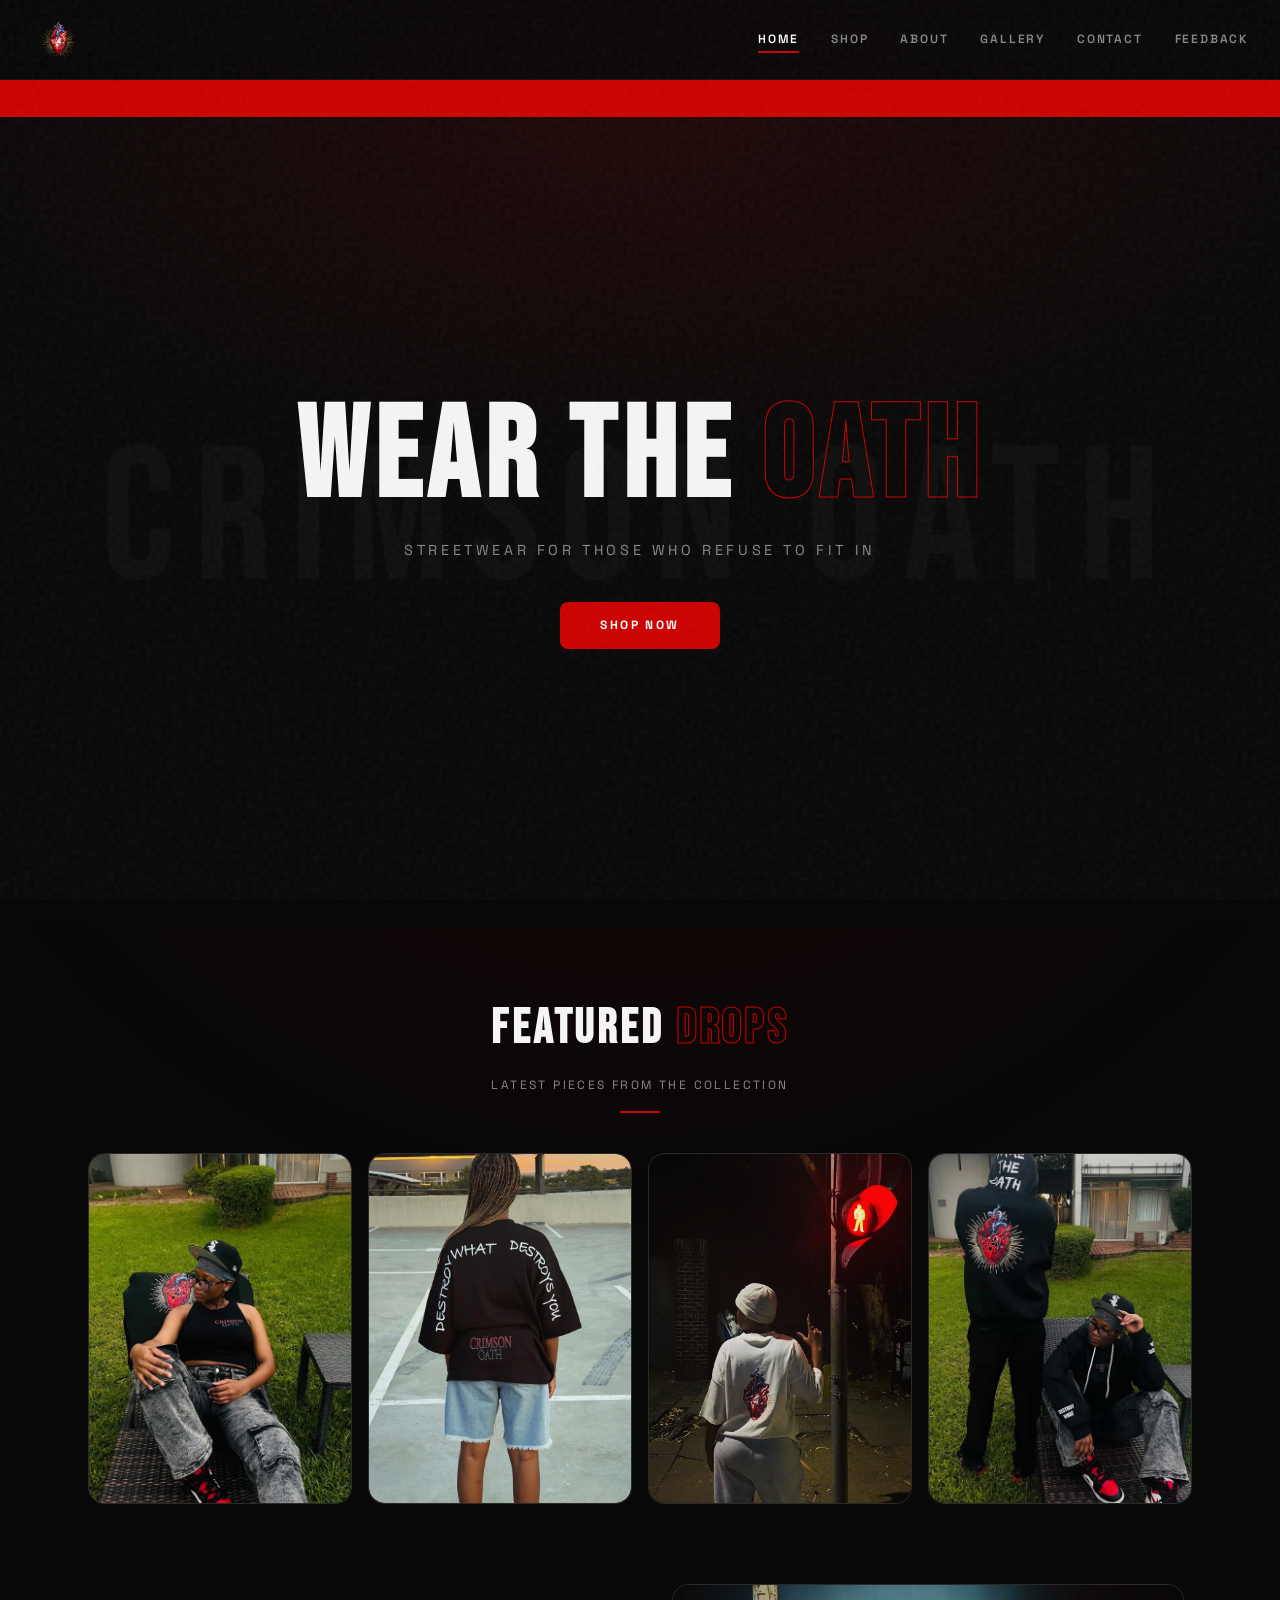
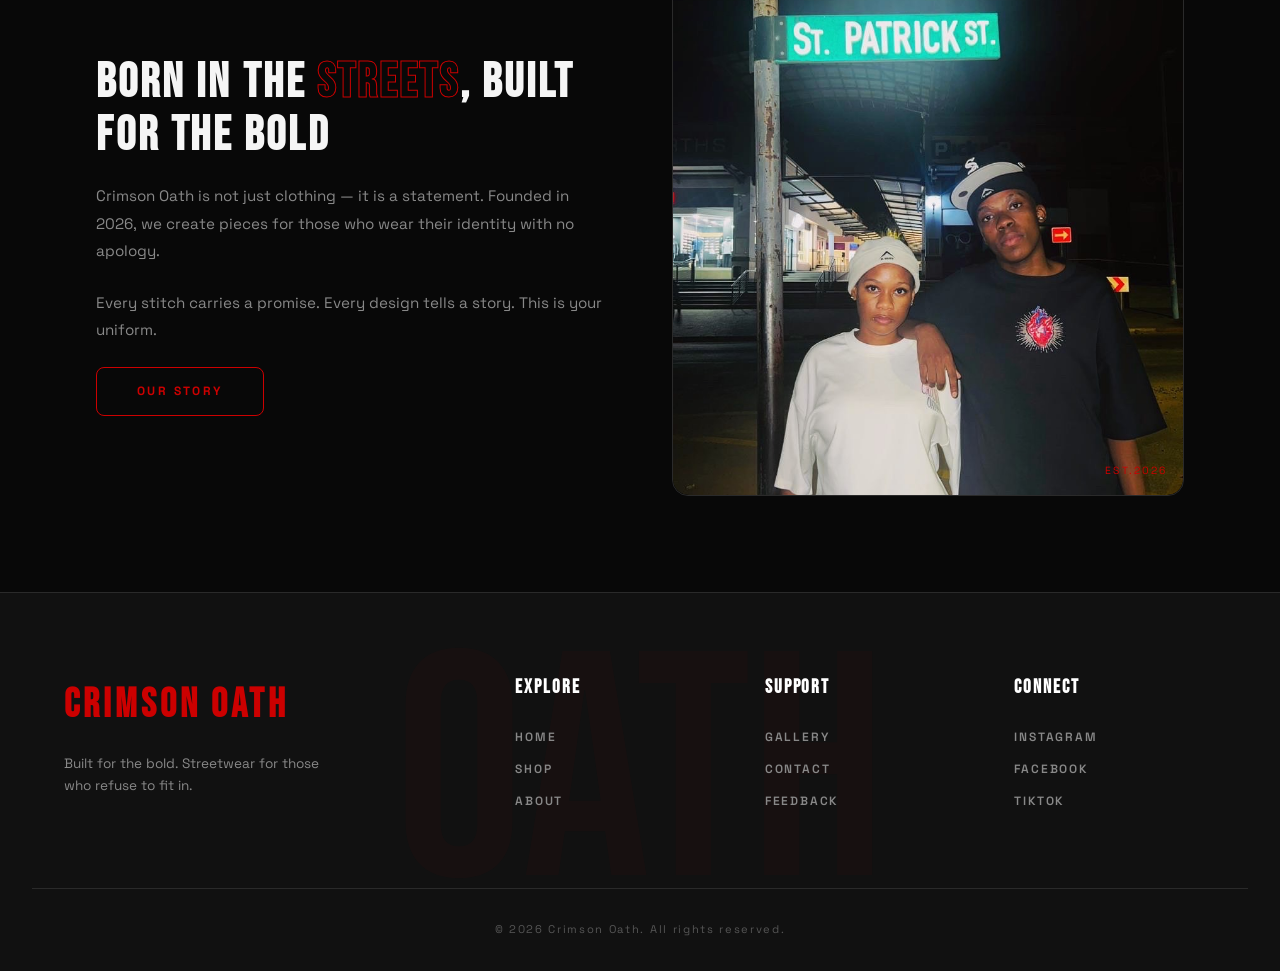
<file: index.html>
<!DOCTYPE html>
<html lang="en">
<head>
  <meta charset="UTF-8">
  <meta name="viewport" content="width=device-width, initial-scale=1.0">
  <meta name="description" content="Crimson Oath — Bold African streetwear from Botswana. Shop the Oath, Sacred Heart Tee and more.">
  <title>Crimson Oath — Wear the Oath</title>
  <link rel="icon" type="image/png" href="images/Logo-no-background.png">
  <link rel="stylesheet" href="style.css">
</head>
<body>

  <!-- HEADER -->
  <header>
    <div class="logo">
      <a href="index.html">
        <img src="images/Logo-no-background.png" alt="Crimson Oath Logo">
      </a>
    </div>
    <nav>
      <a href="index.html" class="active">Home</a>
      <a href="shop.html">Shop</a>
      <a href="about.html">About</a>
      <a href="gallery.html">Gallery</a>
      <a href="contact.html">Contact</a>
      <a href="feedback.html">Feedback</a>
    </nav>
    <button class="hamburger" id="hamburger" aria-label="Toggle menu">
      <span></span><span></span><span></span>
    </button>
  </header>

  <!-- MOBILE NAV -->
  <nav class="mobile-nav" id="mobileNav">
    <a href="index.html" class="active" onclick="closeNav()">Home</a>
    <a href="shop.html" onclick="closeNav()">Shop</a>
    <a href="about.html" onclick="closeNav()">About</a>
    <a href="gallery.html" onclick="closeNav()">Gallery</a>
    <a href="contact.html" onclick="closeNav()">Contact</a>
    <a href="feedback.html" onclick="closeNav()">Feedback</a>
  </nav>

  <!-- BANNER (MARQUEE) -->
  <div class="banner">
    <div class="marquee-content">
      <span>Free delivery on orders over P800 &nbsp;·&nbsp; Est. 2026 &nbsp;·&nbsp; Wear the Oath</span>
      <span>Free delivery on orders over P800 &nbsp;·&nbsp; Est. 2026 &nbsp;·&nbsp; Wear the Oath</span>
      <span>Free delivery on orders over P800 &nbsp;·&nbsp; Est. 2026 &nbsp;·&nbsp; Wear the Oath</span>
      <span>Free delivery on orders over P800 &nbsp;·&nbsp; Est. 2026 &nbsp;·&nbsp; Wear the Oath</span>
    </div>
  </div>

  <!-- HERO -->
  <section class="hero">
    <h1>Wear the <span class="outline-text">Oath</span></h1>
    <p>Streetwear for those who refuse to fit in</p>
    <a href="shop.html" class="btn">Shop Now</a>
  </section>

  <!-- FEATURED DROPS -->
  <div class="section-title reveal">
    <h2>Featured <span class="outline-text">Drops</span></h2>
    <p>Latest pieces from the collection</p>
    <div class="divider"></div>
  </div>

  <div class="products-grid reveal">

    <!-- Product 1 -->
    <div class="product-card">
      <a href="shop.html">
        <div class="product-image">
          <img src="images/crop-top-1.jpg" alt="Sacred Heart Vest">
          <div class="product-hover">
            <span>Sacred Heart Vest</span>
            <strong>P120</strong>
          </div>
        </div>
      </a>
    </div>

    <!-- Product 2 -->
    <div class="product-card">
      <a href="shop.html">
        <div class="product-image">
          <img src="images/Oath-Tee.jpeg" alt="Oath Tee">
          <div class="product-hover">
            <span>Oath Tee</span>
            <strong>P200</strong>
          </div>
        </div>
      </a>
    </div>

    <!-- Product 3 -->
    <div class="product-card">
      <a href="shop.html">
        <div class="product-image">
          <img src="images/Sacred-Heart-Tee.jpeg" alt="Sacred Heart Tee">
          <div class="product-hover">
            <span>Sacred Heart Tee</span>
            <strong>P200</strong>
          </div>
        </div>
      </a>
    </div>

     <!-- Product 4 -->
    <div class="product-card">
      <a href="shop.html">
        <div class="product-image">
          <img src="images/garden-view.jpg" alt="Sacred Heart Hoodie">
          <div class="product-hover">
            <span>Sacred Heart Hoodie</span>
            <strong>P250</strong>
          </div>
        </div>
      </a>
    </div>

  </div>

  <!-- ABOUT TEASER -->
  <div class="about-teaser reveal">
    <div class="about-teaser-text">
      <h2>Born in the <span class="outline-text">Streets</span>, Built for the Bold</h2>
      <p>Crimson Oath is not just clothing — it is a statement. Founded in 2026, we create pieces for those who wear their identity with no apology.</p>
      <p>Every stitch carries a promise. Every design tells a story. This is your uniform.</p>
      <a href="about.html" class="btn btn-outline">Our Story</a>
    </div>
    <div class="about-teaser-visual">
      <img src="images/st-patrick.jpeg" alt="Crimson Oath models">
    </div>
  </div>

  <!-- FOOTER -->
  <footer class="reveal">
    <div class="footer-grid">
      <div class="footer-brand">
        <h2 class="footer-logo">Crimson Oath</h2>
        <p>Built for the bold. Streetwear for those who refuse to fit in.</p>
      </div>
      <div class="footer-nav">
        <h3>Explore</h3>
        <a href="index.html">Home</a>
        <a href="shop.html">Shop</a>
        <a href="about.html">About</a>
      </div>
      <div class="footer-nav">
        <h3>Support</h3>
        <a href="gallery.html">Gallery</a>
        <a href="contact.html">Contact</a>
        <a href="feedback.html">Feedback</a>
      </div>
      <div class="footer-social">
        <h3>Connect</h3>
        <a href="https://www.instagram.com/crimson._.oath/" target="_blank">Instagram</a>
        <a href="https://www.facebook.com/profile.php?id=61587190504302" target="_blank">Facebook</a>
        <a href="https://www.tiktok.com/@crimson.oath0" target="_blank">TikTok</a>
      </div>
    </div>
    <div class="footer-bottom">
      <p class="footer-copy">&copy; 2026 Crimson Oath. All rights reserved.</p>
    </div>
    <div class="footer-watermark">OATH</div>
  </footer>

  <script src="main.js"></script>
</body>
</html>
</file>
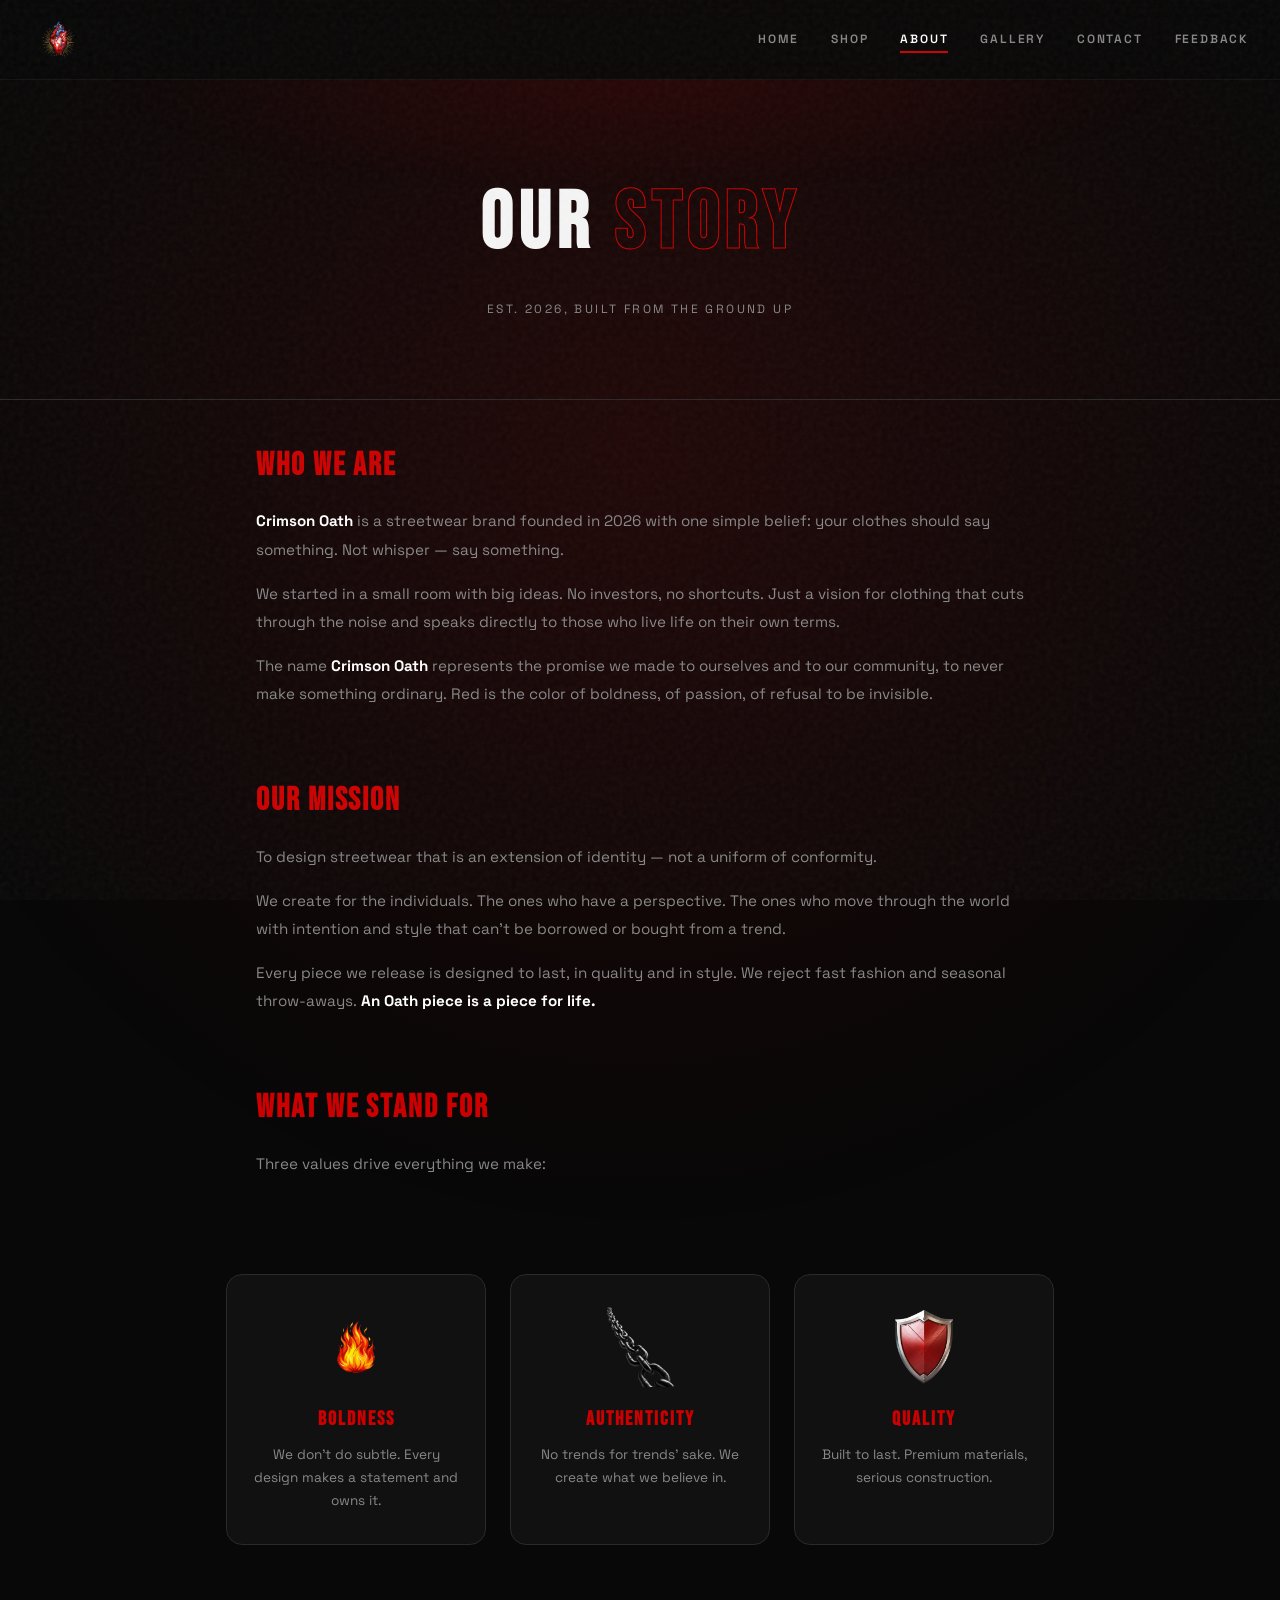
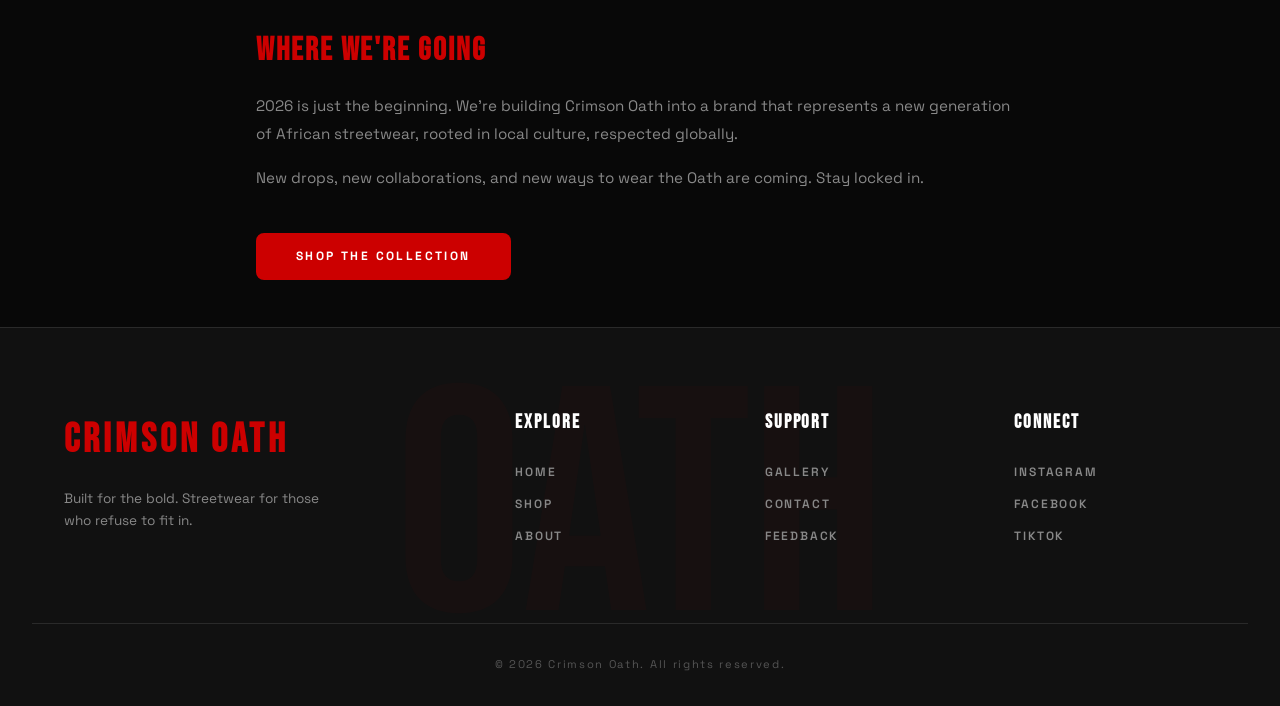
<file: about.html>
<!DOCTYPE html>
<html lang="en">
<head>
  <meta charset="UTF-8">
  <meta name="viewport" content="width=device-width, initial-scale=1.0">
  <meta name="description" content="Crimson Oath — Bold African streetwear from Botswana. Shop the Oath, Sacred Heart Tee and more.">
  <title>About — Crimson Oath</title>
  <link rel="icon" type="image/png" href="images/Logo-no-background.png">
  <link rel="stylesheet" href="style.css">
</head>
<body>

  <!-- HEADER -->
  <header>
    <div class="logo">
      <a href="index.html">
        <img src="images/Logo-no-background.png" alt="Crimson Oath Logo">
      </a>
    </div>
    <nav>
      <a href="index.html">Home</a>
      <a href="shop.html">Shop</a>
      <a href="about.html" class="active">About</a>
      <a href="gallery.html">Gallery</a>
      <a href="contact.html">Contact</a>
      <a href="feedback.html">Feedback</a>
    </nav>
    <button class="hamburger" id="hamburger" aria-label="Toggle menu">
      <span></span><span></span><span></span>
    </button>
  </header>

  <!-- MOBILE NAV -->
  <nav class="mobile-nav" id="mobileNav">
    <a href="index.html" onclick="closeNav()">Home</a>
    <a href="shop.html" onclick="closeNav()">Shop</a>
    <a href="about.html" class="active" onclick="closeNav()">About</a>
    <a href="gallery.html" onclick="closeNav()">Gallery</a>
    <a href="contact.html" onclick="closeNav()">Contact</a>
    <a href="feedback.html" onclick="closeNav()">Feedback</a>
  </nav>

  <!-- HERO -->
  <div class="about-hero">
    <h1>Our <span class="outline-text">Story</span></h1>
    <p>Est. 2026, Built from the ground up</p>
  </div>

  <!-- CONTENT -->
  <div class="about-block reveal">
    <h2>Who We Are</h2>
    <p>
      <strong>Crimson Oath</strong> is a streetwear brand founded in 2026 
      with one simple belief: your clothes should say something. 
      Not whisper — say something.
    </p>
    <p>
      We started in a small room with big ideas. No investors, 
      no shortcuts. Just a vision for clothing that cuts through 
      the noise and speaks directly to those who live life on their 
      own terms.
    </p>
    <p>
      The name <strong>Crimson Oath</strong> represents the promise 
      we made to ourselves and to our community, to never make 
      something ordinary. Red is the color of boldness, of passion, 
      of refusal to be invisible.
    </p>

    <br><br>

    <h2>Our Mission</h2>
    <p>
      To design streetwear that is an extension of identity — 
      not a uniform of conformity.
    </p>
    <p>
      We create for the individuals. The ones who have a perspective. 
      The ones who move through the world with intention and style 
      that can't be borrowed or bought from a trend.
    </p>
    <p>
      Every piece we release is designed to last, in quality and 
      in style. We reject fast fashion and seasonal throw-aways. 
      <strong>An Oath piece is a piece for life.</strong>
    </p>

    <br><br>

    <h2>What We Stand For</h2>
    <p>Three values drive everything we make:</p>
  </div>

  <!-- VALUE GRID -->
  <div class="value-grid reveal">
    <div class="value-item">
      <div class="icon">
        <img src="images/fire.png" alt="fire image">
      </div>
      <h3 class="value-topic">Boldness</h3>
      <p class="value-p">We don't do subtle. Every design makes a statement and owns it.</p>
    </div>
    <div class="value-item">
      <div class="icon">
        <img src="images/chain.png" alt="chain image">
      </div>
      <h3 class="value-topic">Authenticity</h3>
      <p class="value-p">No trends for trends' sake. We create what we believe in.</p>
    </div>
    <div class="value-item">
      <div class="icon">
        <img src="images/shield.png" alt="shield image">
      </div>
      <h3 class="value-topic">Quality</h3>
      <p class="value-p">Built to last. Premium materials, serious construction.</p>
    </div>
  </div>

  <div class="about-block reveal">
    <h2>Where We're Going</h2>
    <p>
      2026 is just the beginning. We're building Crimson Oath into 
      a brand that represents a new generation of African streetwear, 
      rooted in local culture, respected globally.
    </p>
    <p>
      New drops, new collaborations, and new ways to wear the Oath 
      are coming. Stay locked in.
    </p>
    <a href="shop.html" class="btn" style="margin-top: 1.5rem;">
      Shop the collection
    </a>
  </div>

  <!-- FOOTER -->
  <footer class="reveal">
    <div class="footer-grid">
      <div class="footer-brand">
        <h2 class="footer-logo">Crimson Oath</h2>
        <p>Built for the bold. Streetwear for those who refuse to fit in.</p>
      </div>
      <div class="footer-nav">
        <h3>Explore</h3>
        <a href="index.html">Home</a>
        <a href="shop.html">Shop</a>
        <a href="about.html">About</a>
      </div>
      <div class="footer-nav">
        <h3>Support</h3>
        <a href="gallery.html">Gallery</a>
        <a href="contact.html">Contact</a>
        <a href="feedback.html">Feedback</a>
      </div>
      <div class="footer-social">
        <h3>Connect</h3>
        <a href="https://www.instagram.com/crimson._.oath/" target="_blank">Instagram</a>
        <a href="https://www.facebook.com/profile.php?id=61587190504302" target="_blank">Facebook</a>
        <a href="https://www.tiktok.com/@crimson.oath0" target="_blank">TikTok</a>
      </div>
    </div>
    <div class="footer-bottom">
      <p class="footer-copy">&copy; 2026 Crimson Oath. All rights reserved.</p>
    </div>
    <div class="footer-watermark">OATH</div>
  </footer>

  <script src="main.js"></script>
</body>
</html>
</file>
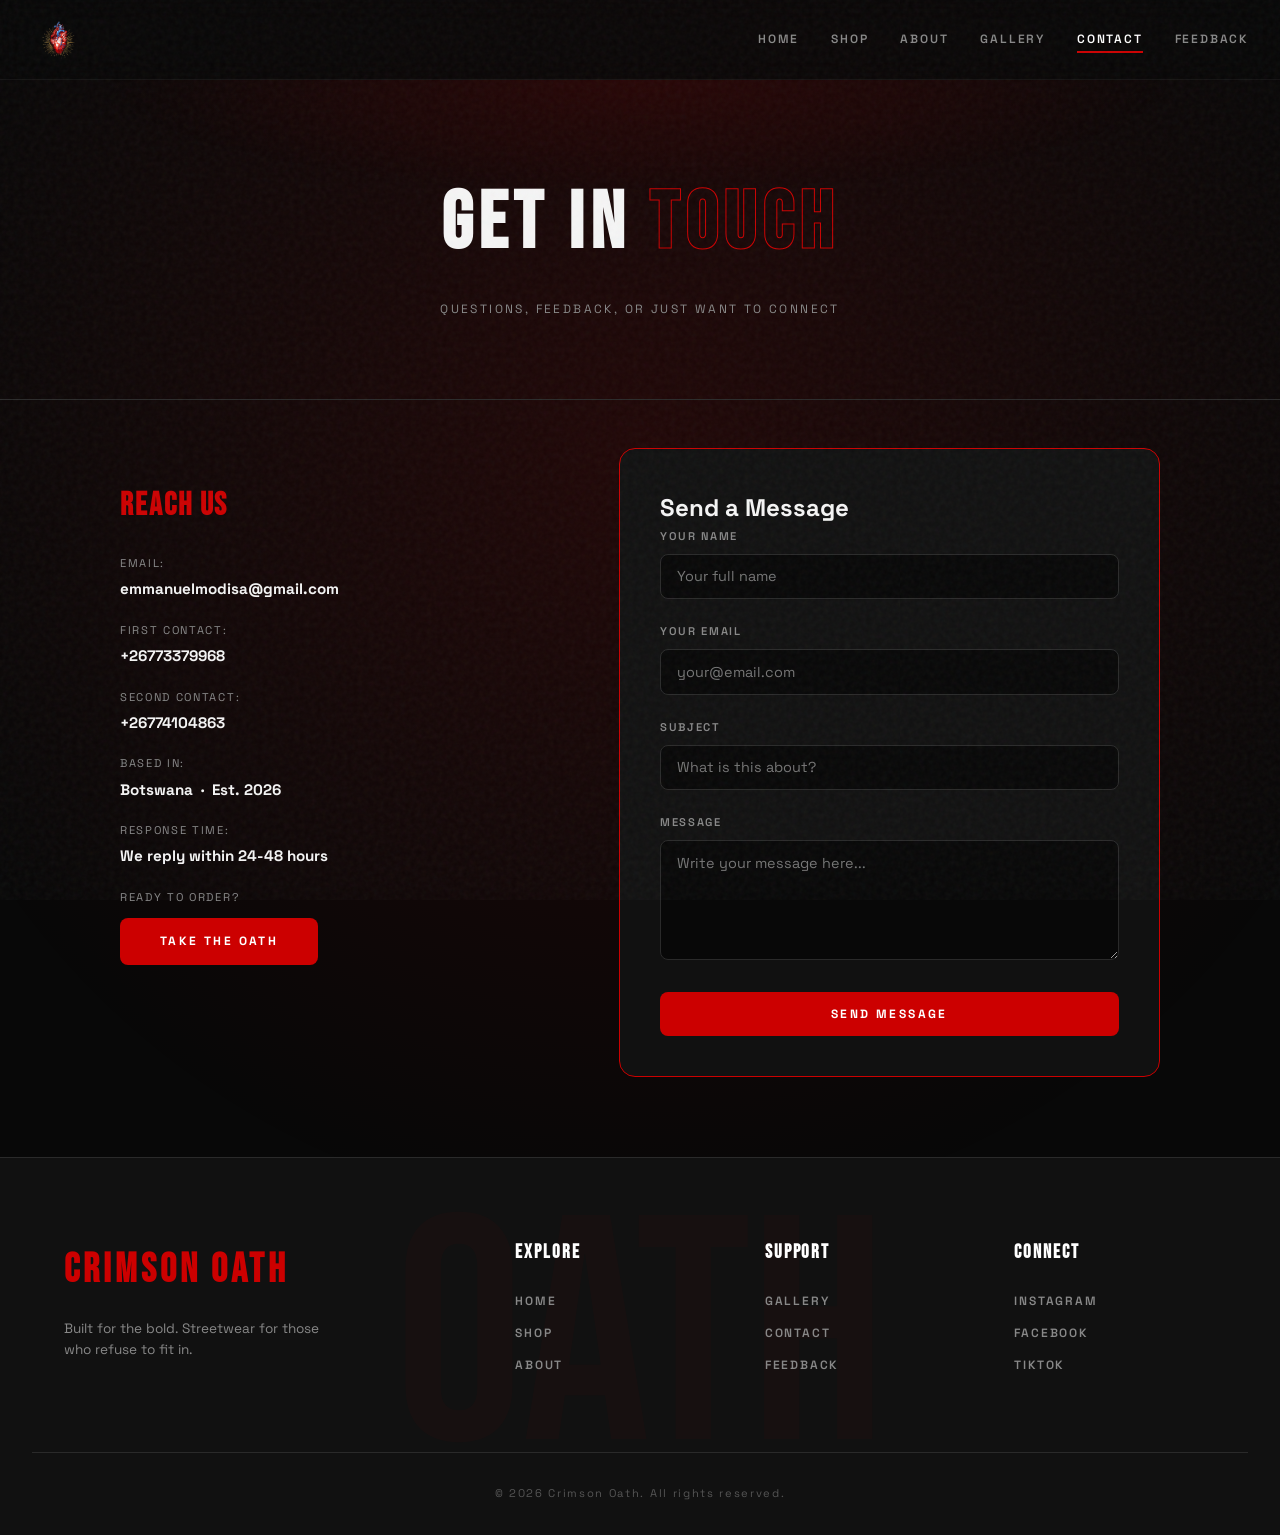
<file: contact.html>
<!DOCTYPE html>
<html lang="en">
<head>
  <meta charset="UTF-8">
  <meta name="viewport" content="width=device-width, initial-scale=1.0">
  <meta name="description" content="Crimson Oath — Bold African streetwear from Botswana. Shop the Oath, Sacred Heart Tee and more.">
  <title>Contact — Crimson Oath</title>
  <link rel="icon" type="image/png" href="images/Logo-no-background.png">
  <link rel="stylesheet" href="style.css">
</head>
<body>

  <!-- HEADER -->
  <header>
    <div class="logo">
      <a href="index.html">
        <img src="images/Logo-no-background.png" alt="Crimson Oath Logo">
      </a>
    </div>
    <nav>
      <a href="index.html">Home</a>
      <a href="shop.html">Shop</a>
      <a href="about.html">About</a>
      <a href="gallery.html">Gallery</a>
      <a href="contact.html" class="active">Contact</a>
      <a href="feedback.html">Feedback</a>
    </nav>
    <button class="hamburger" id="hamburger" aria-label="Toggle menu">
      <span></span><span></span><span></span>
    </button>
  </header>

  <!-- MOBILE NAV -->
  <nav class="mobile-nav" id="mobileNav">
    <a href="index.html" onclick="closeNav()">Home</a>
    <a href="shop.html" onclick="closeNav()">Shop</a>
    <a href="about.html" onclick="closeNav()">About</a>
    <a href="gallery.html" onclick="closeNav()">Gallery</a>
    <a href="contact.html" class="active" onclick="closeNav()">Contact</a>
    <a href="feedback.html" onclick="closeNav()">Feedback</a>
  </nav>

  <!-- HERO -->
  <div class="contact-hero">
    <h1>Get in <span class="outline-text">Touch</span></h1>
    <p>Questions, feedback, or just want to connect</p>
  </div>

  <!-- CONTACT CONTENT -->
  <div class="contact-content reveal">

    <div class="contact-info">
      <h2>Reach Us</h2>

      <div class="contact-detail">
        <p class="label">Email:</p>
        <strong>emmanuelmodisa@gmail.com</strong>
      </div>

      <div class="contact-detail">
        <p class="label">First Contact:</p>
        <strong>+26773379968</strong>
      </div>

      <div class="contact-detail">
        <p class="label">Second Contact:</p>
        <strong>+26774104863</strong>
      </div>

      <div class="contact-detail">
        <p class="label">Based In:</p>
        <strong>Botswana &nbsp;·&nbsp; Est. 2026</strong>
      </div>

      <div class="contact-detail">
        <p class="label">Response Time:</p>
        <strong>We reply within 24-48 hours</strong>
      </div>

      <div class="contact-detail">
        <p class="label">Ready to Order?</p>
        <a href="shop.html#order-form" class="btn" style="margin-top: 0.5rem;">
          Take The Oath
        </a>
      </div>
    </div>

    <div class="contact-form-box">
      <h2>Send a Message</h2>
      <form action="mailto:emmanuelmodisa@gmail.com" method="post" enctype="text/plain">

        <div class="form-group">
          <label for="contact-name">Your Name</label>
          <input type="text" id="contact-name" name="Name" placeholder="Your full name" required>
        </div>

        <div class="form-group">
          <label for="contact-email">Your Email</label>
          <input type="email" id="contact-email" name="Email" placeholder="your@email.com" required>
        </div>

        <div class="form-group">
          <label for="contact-subject">Subject</label>
          <input type="text" id="contact-subject" name="Subject" placeholder="What is this about?">
        </div>

        <div class="form-group">
          <label for="contact-message">Message</label>
          <textarea id="contact-message" name="Message" placeholder="Write your message here..." required></textarea>
        </div>

        <button type="submit" class="btn" style="width: 100%;">
          Send Message
        </button>

      </form>
    </div>
  </div>

  <!-- FOOTER -->
  <footer class="reveal">
    <div class="footer-grid">
      <div class="footer-brand">
        <h2 class="footer-logo">Crimson Oath</h2>
        <p>Built for the bold. Streetwear for those who refuse to fit in.</p>
      </div>
      <div class="footer-nav">
        <h3>Explore</h3>
        <a href="index.html">Home</a>
        <a href="shop.html">Shop</a>
        <a href="about.html">About</a>
      </div>
      <div class="footer-nav">
        <h3>Support</h3>
        <a href="gallery.html">Gallery</a>
        <a href="contact.html">Contact</a>
        <a href="feedback.html">Feedback</a>
      </div>
      <div class="footer-social">
        <h3>Connect</h3>
        <a href="https://www.instagram.com/crimson._.oath/" target="_blank">Instagram</a>
        <a href="https://www.facebook.com/profile.php?id=61587190504302" target="_blank">Facebook</a>
        <a href="https://www.tiktok.com/@crimson.oath0" target="_blank">TikTok</a>
      </div>
    </div>
    <div class="footer-bottom">
      <p class="footer-copy">&copy; 2026 Crimson Oath. All rights reserved.</p>
    </div>
    <div class="footer-watermark">OATH</div>
  </footer>

  <script src="main.js"></script>
</body>
</html>
</file>
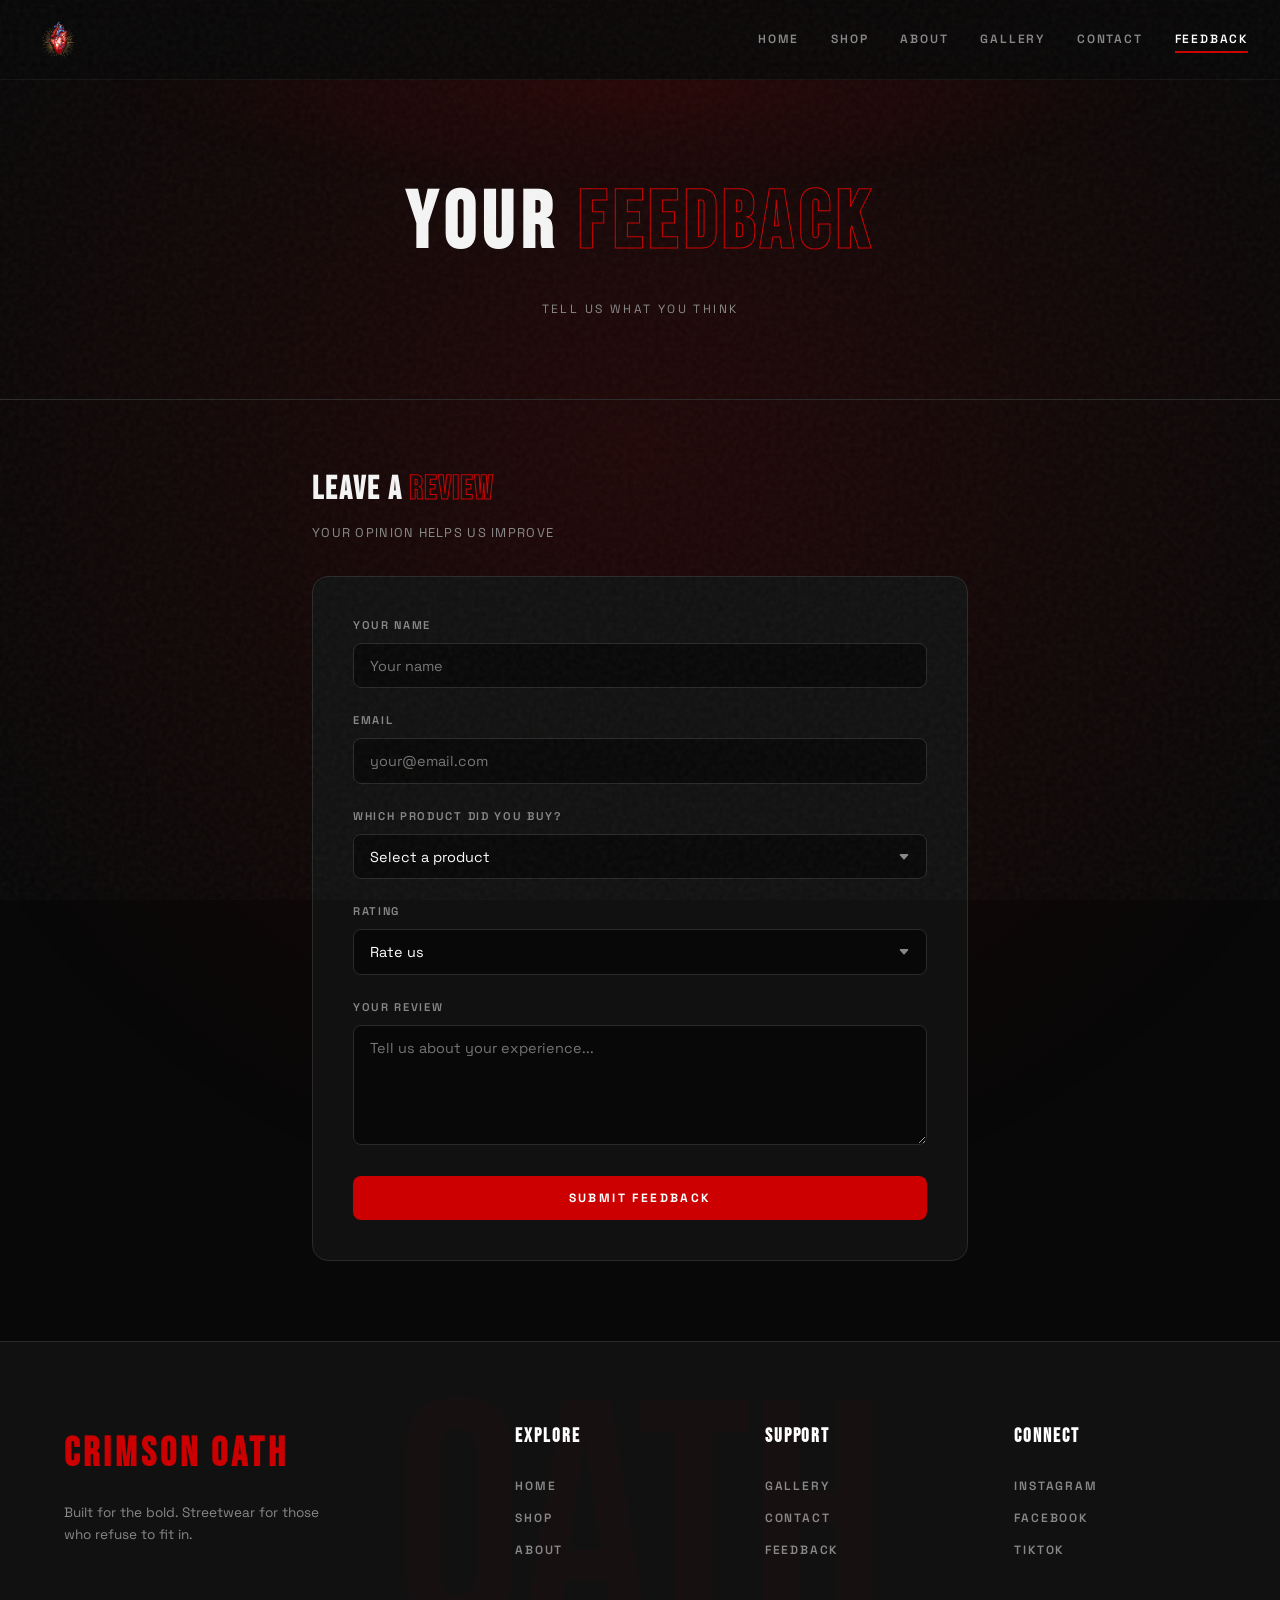
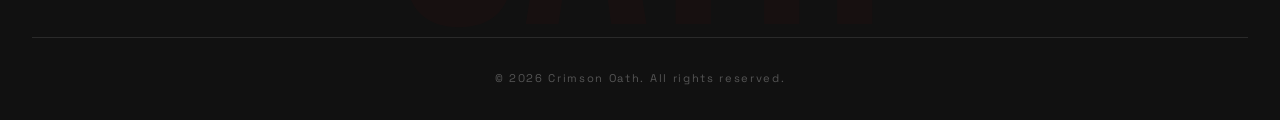
<file: feedback.html>
<!DOCTYPE html>
<html lang="en">
<head>
  <meta charset="UTF-8">
  <meta name="viewport" content="width=device-width, initial-scale=1.0">
  <meta name="description" content="Crimson Oath — Bold African streetwear from Botswana. Shop the Oath, Sacred Heart Tee and more.">
  <title>Feedback — Crimson Oath</title>
  <link rel="icon" type="image/png" href="images/Logo-no-background.png">
  <link rel="stylesheet" href="style.css">
</head>
<body>

  <!-- HEADER -->
  <header>
    <div class="logo">
      <a href="index.html">
        <img src="images/Logo-no-background.png" alt="Crimson Oath Logo">
      </a>
    </div>
    <nav>
      <a href="index.html">Home</a>
      <a href="shop.html">Shop</a>
      <a href="about.html">About</a>
      <a href="gallery.html">Gallery</a>
      <a href="contact.html">Contact</a>
      <a href="feedback.html" class="active">Feedback</a>
    </nav>
    <button class="hamburger" id="hamburger" aria-label="Toggle menu">
      <span></span><span></span><span></span>
    </button>
  </header>

  <!-- MOBILE NAV -->
  <nav class="mobile-nav" id="mobileNav">
    <a href="index.html" onclick="closeNav()">Home</a>
    <a href="shop.html" onclick="closeNav()">Shop</a>
    <a href="about.html" onclick="closeNav()">About</a>
    <a href="gallery.html" onclick="closeNav()">Gallery</a>
    <a href="contact.html" onclick="closeNav()">Contact</a>
    <a href="feedback.html" class="active" onclick="closeNav()">Feedback</a>
  </nav>

  <!-- HERO -->
  <div class="contact-hero">
    <h1>Your <span class="outline-text">Feedback</span></h1>
    <p>Tell us what you think</p>
  </div>

  <!-- FEEDBACK FORM -->
  <div class="order-selection reveal">
    <h2>Leave a <span class="outline-text">Review</span></h2>
    <p class="subtitle">Your opinion helps us improve</p>

    <form class="order-form" action="mailto:emmanuelmodisa@gmail.com" method="post" enctype="text/plain">

      <div class="form-group">
        <label for="fb-name">Your Name</label>
        <input type="text" id="fb-name" name="Name" placeholder="Your name" required>
      </div>

      <div class="form-group">
        <label for="fb-email">Email</label>
        <input type="email" id="fb-email" name="Email" placeholder="your@email.com">
      </div>

      <div class="form-group">
        <label for="fb-product">Which product did you buy?</label>
        <select id="fb-product" name="Product">
          <option value="">Select a product</option>
          <option value="Sacred Heart Vest">Sacred Heart Vest</option>
          <option value="Oath Tee">Oath Tee</option>
          <option value="Sacred Heart Tee">Sacred Heart Tee</option>
          <option value="Sacred Heart Hoodie">Sacred Heart Hoodie</option>
        </select>
      </div>

      <div class="form-group">
        <label for="fb-rating">Rating</label>
        <select id="fb-rating" name="Rating" required>
          <option value="">Rate us</option>
          <option value="5 Stars">⭐⭐⭐⭐⭐ — Excellent</option>
          <option value="4 Stars">⭐⭐⭐⭐ — Good</option>
          <option value="3 Stars">⭐⭐⭐ — Average</option>
          <option value="2 Stars">⭐⭐ — Poor</option>
          <option value="1 Star">⭐ — Very Poor</option>
        </select>
      </div>

      <div class="form-group">
        <label for="fb-message">Your Review</label>
        <textarea id="fb-message" name="Review" placeholder="Tell us about your experience..." required></textarea>
      </div>

      <button type="submit" onclick="confirmFeedback()" class="btn" style="width: 100%;">
        Submit Feedback
      </button>

    </form>
  </div>

  <!-- FOOTER -->
  <footer class="reveal">
    <div class="footer-grid">
      <div class="footer-brand">
        <h2 class="footer-logo">Crimson Oath</h2>
        <p>Built for the bold. Streetwear for those who refuse to fit in.</p>
      </div>
      <div class="footer-nav">
        <h3>Explore</h3>
        <a href="index.html">Home</a>
        <a href="shop.html">Shop</a>
        <a href="about.html">About</a>
      </div>
      <div class="footer-nav">
        <h3>Support</h3>
        <a href="gallery.html">Gallery</a>
        <a href="contact.html">Contact</a>
        <a href="feedback.html">Feedback</a>
      </div>
      <div class="footer-social">
        <h3>Connect</h3>
        <a href="https://www.instagram.com/crimson._.oath/" target="_blank">Instagram</a>
        <a href="https://www.facebook.com/profile.php?id=61587190504302" target="_blank">Facebook</a>
        <a href="https://www.tiktok.com/@crimson.oath0" target="_blank">TikTok</a>
      </div>
    </div>
    <div class="footer-bottom">
      <p class="footer-copy">&copy; 2026 Crimson Oath. All rights reserved.</p>
    </div>
    <div class="footer-watermark">OATH</div>
  </footer>

  <script src="main.js"></script>
  <script>
    function confirmFeedback(){
      alert("Thank you for your feedback! We will contact you soon.");
    }
  </script>
</body>
</html>
</file>
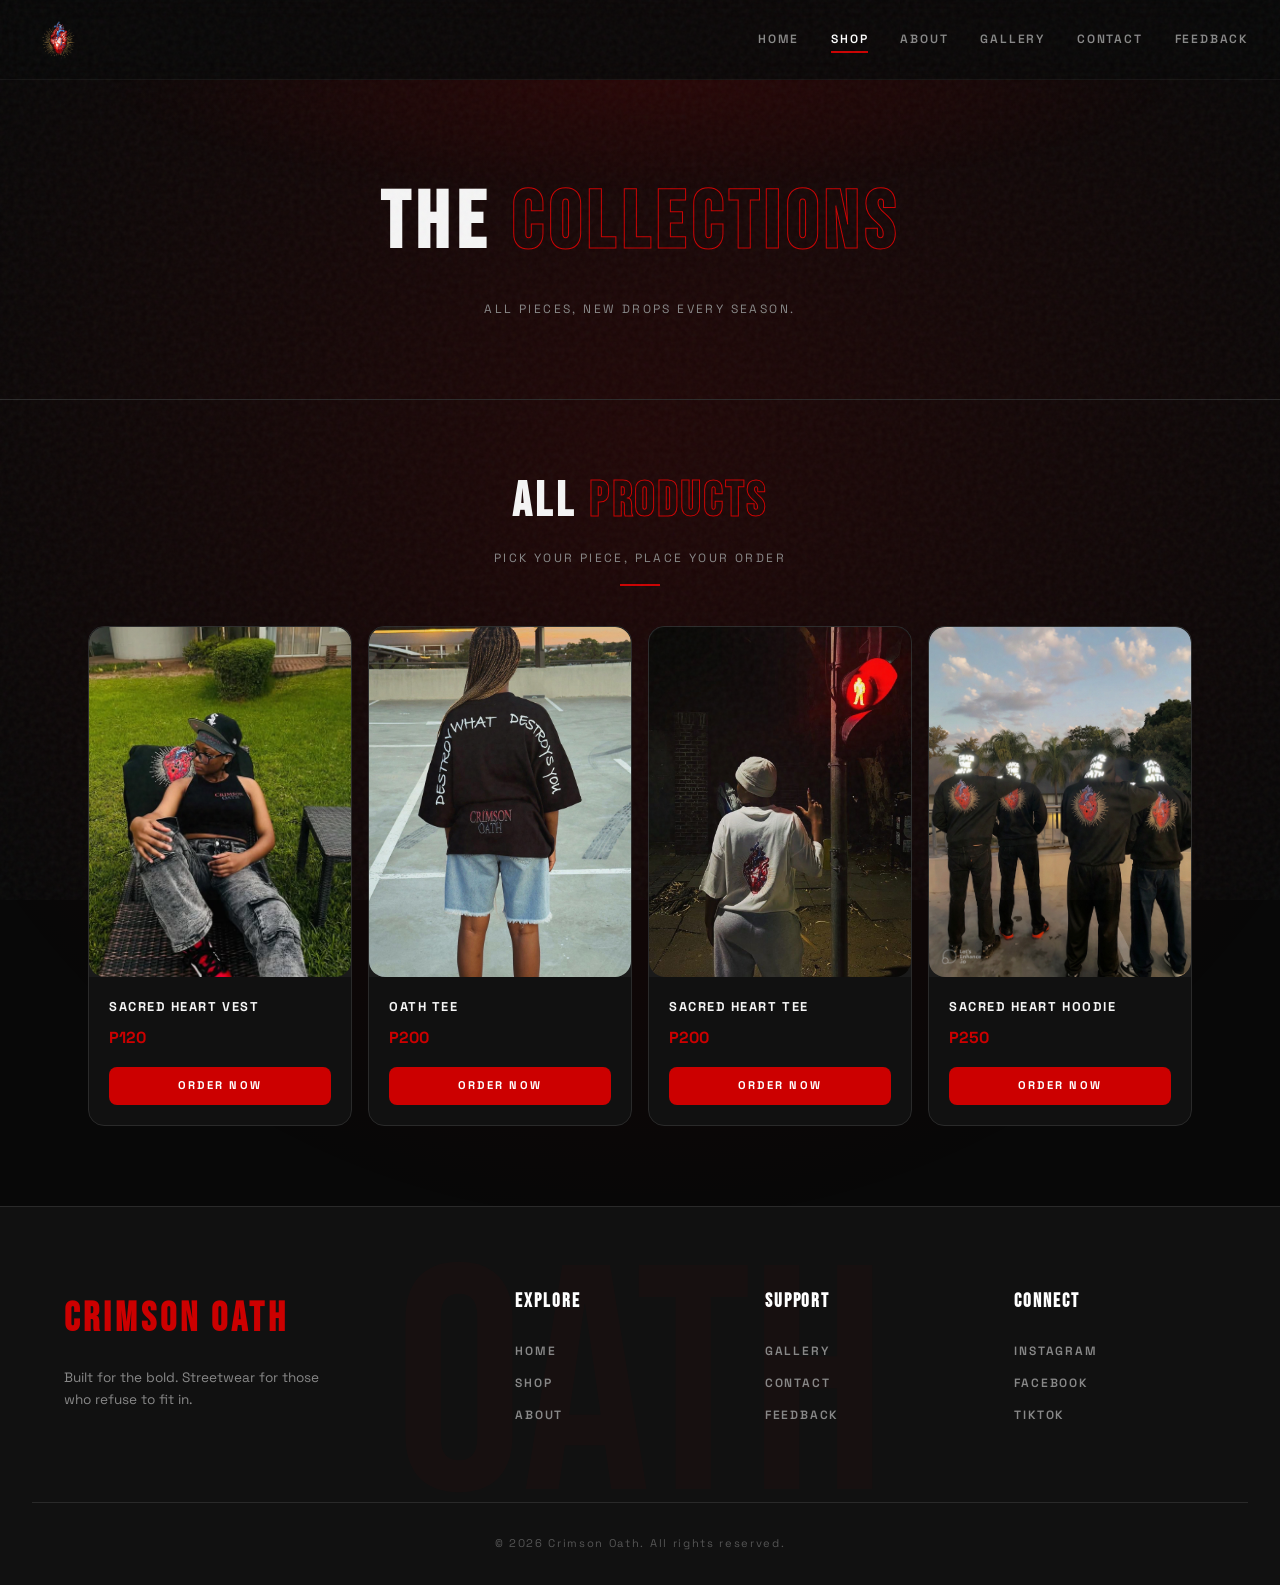
<file: shop.html>
<!DOCTYPE html>
<html lang="en">
<head>
  <meta charset="UTF-8">
  <meta name="viewport" content="width=device-width, initial-scale=1.0">
  <meta name="description" content="Crimson Oath — Bold African streetwear from Botswana. Shop the Oath, Sacred Heart Tee and more.">
  <title>Shop — Crimson Oath</title>
  <link rel="icon" type="image/png" href="images/Logo-no-background.png">
  <link rel="stylesheet" href="style.css">
</head>
<body>

  <!-- HEADER -->
  <header>
    <div class="logo">
      <a href="index.html">
        <img src="images/Logo-no-background.png" alt="Crimson Oath Logo">
      </a>
    </div>
    <nav>
      <a href="index.html">Home</a>
      <a href="shop.html" class="active">Shop</a>
      <a href="about.html">About</a>
      <a href="gallery.html">Gallery</a>
      <a href="contact.html">Contact</a>
      <a href="feedback.html">Feedback</a>
    </nav>
    <button class="hamburger" id="hamburger" aria-label="Toggle menu">
      <span></span><span></span><span></span>
    </button>
  </header>

  <!-- MOBILE NAV -->
  <nav class="mobile-nav" id="mobileNav">
    <a href="index.html" onclick="closeNav()">Home</a>
    <a href="shop.html" class="active" onclick="closeNav()">Shop</a>
    <a href="about.html" onclick="closeNav()">About</a>
    <a href="gallery.html" onclick="closeNav()">Gallery</a>
    <a href="contact.html" onclick="closeNav()">Contact</a>
    <a href="feedback.html" onclick="closeNav()">Feedback</a>
  </nav>

  <!-- HERO -->
  <div class="shop-hero">
    <h1>The <span class="outline-text">Collections</span></h1>
    <p>All pieces, new drops every season.</p>
  </div>

  <div class="section-title reveal">
    <h2>All <span class="outline-text">Products</span></h2>
    <p>Pick your piece, place your order</p>
    <div class="divider"></div>
  </div>

  <!-- PRODUCTS GRID -->
  <div class="products-grid reveal">
    <!-- Product 1 -->
    <div class="product-card">
      <div class="product-image">
        <img src="images/crop-top-1.jpg" alt="Sacred Heart Vest">
      </div>
      <div class="product-info">
        <h3>Sacred Heart Vest</h3>
        <p class="price">P120</p>
        <a href="#order-form" class="btn" onclick="showOrder()">Order Now</a>
      </div>
    </div>

    <!-- Product 2 -->
    <div class="product-card">
      <div class="product-image">
        <img src="images/Oath-Tee.jpeg" alt="Oath Tee">
      </div>
      <div class="product-info">
        <h3>Oath Tee</h3>
        <p class="price">P200</p>
        <a href="#order-form" class="btn" onclick="showOrder()">Order Now</a>
      </div>
    </div>

    <!-- Product 3 -->
    <div class="product-card">
      <div class="product-image">
        <img src="images/Sacred-Heart-Tee.jpeg" alt="Sacred Heart Tee">
      </div>
      <div class="product-info">
        <h3>Sacred Heart Tee</h3>
        <p class="price">P200</p>
        <a href="#order-form" class="btn" onclick="showOrder()">Order Now</a>
      </div>
    </div>

    <!-- Product 4 -->
    <div class="product-card">
      <div class="product-image">
        <img src="images/relective-image.jpg" alt="Sacred Heart Hoodie">
      </div>
      <div class="product-info">
        <h3>Sacred Heart Hoodie</h3>
        <p class="price">P250</p>
        <a href="#order-form" class="btn" onclick="showOrder()">Order Now</a>
      </div>
    </div>
  </div>

  <!-- ORDER SECTION -->
  <div class="order-section reveal" id="order-form" style="display:none;">
    <h2>Place Your <span class="outline-text">Order</span></h2>
    <p class="subtitle">Fill in the form below, we will confirm via email</p>

    <form class="order-form" action="mailto:emmanuelmodisa@gmail.com" method="post" enctype="text/plain">
      <div class="form-group">
        <label for="name">Full Name</label>
        <input type="text" id="name" name="Full_Name" placeholder="Enter your full name" required>
      </div>

      <div class="form-group">
        <label for="email">Email Address</label>
        <input type="email" id="email" name="Email" placeholder="your@email.com" required>
      </div>

      <div class="form-group">
        <label for="location">Delivery Location</label>
        <input type="text" id="location" name="Delivery_Location" placeholder="City, Area (e.g. Francistown, Block 7)" required>
      </div>

      <div class="form-group">
        <label for="item">Select Item</label>
        <select id="item" name="Selected_Item" required>
          <option value="">Choose product</option>
          <option value="Sacred Heart Vest - P120">Sacred Heart Vest - P120</option>
          <option value="Oath Tee - P200">Oath Tee - P200</option>
          <option value="Sacred Heart Tee - P200">Sacred Heart Tee - P200</option>
          <option value="Sacred Heart Hoodie - P250">Sacred Heart Hoodie - P250</option>
        </select>
      </div>

      <div class="form-group">
        <label for="size">Size</label>
        <select id="size" name="Size" required>
          <option value="N/A">Not applicable</option>
          <option value="XS">XS</option>
          <option value="S">S</option>
          <option value="M">M</option>
          <option value="L">L</option>
          <option value="XL">XL</option>
          <option value="XXL">XXL</option>
        </select>
      </div>

      <div class="form-group">
        <label for="payment">Payment Method</label>
        <select id="payment" name="Payment_Method" required>
          <option value="">Choose Payment Method</option>
          <option value="Orange Money (+26777920615)">Orange Money - +26777920615</option>
          <option value="FNB (+26774104863)">FNB - +26774104863</option>
        </select>
      </div>

      <div class="payment-info">
        <h3>Payment Details</h3>
        <div class="payment-option">
          <p>Orange Money</p>
          <strong>+26777920615</strong>
        </div>
        <div class="payment-option">
          <p>FNB</p>
          <strong>+26774104863</strong>
        </div>
        <p class="payment-note">
          Send payment first, then submit this form. Include your name as reference.
        </p>
      </div>

      <div class="form-group">
        <label for="notes">Additional Notes</label>
        <textarea id="notes" name="Notes" placeholder="Any special requests"></textarea>
      </div>

      <button type="submit" onclick="confirmOrder()" class="btn" style="width: 100%;">
        Submit Order
      </button>
    </form>
  </div>

  <!-- FOOTER -->
  <footer class="reveal">
    <div class="footer-grid">
      <div class="footer-brand">
        <h2 class="footer-logo">Crimson Oath</h2>
        <p>Built for the bold. Streetwear for those who refuse to fit in.</p>
      </div>
      <div class="footer-nav">
        <h3>Explore</h3>
        <a href="index.html">Home</a>
        <a href="shop.html">Shop</a>
        <a href="about.html">About</a>
      </div>
      <div class="footer-nav">
        <h3>Support</h3>
        <a href="gallery.html">Gallery</a>
        <a href="contact.html">Contact</a>
        <a href="feedback.html">Feedback</a>
      </div>
      <div class="footer-social">
        <h3>Connect</h3>
        <a href="https://www.instagram.com/crimson._.oath/" target="_blank">Instagram</a>
        <a href="https://www.facebook.com/profile.php?id=61587190504302" target="_blank">Facebook</a>
        <a href="https://www.tiktok.com/@crimson.oath0" target="_blank">TikTok</a>
      </div>
    </div>
    <div class="footer-bottom">
      <p class="footer-copy">&copy; 2026 Crimson Oath. All rights reserved.</p>
    </div>
    <div class="footer-watermark">OATH</div>
  </footer>

  <script src="main.js"></script>
  <script>
    function confirmOrder(){
      alert("Thank you for your order! We will contact you soon.");
    }
    function showOrder(){
      const form = document.getElementById('order-form');
      form.style.display='block';
      setTimeout(() => form.classList.add('active'), 100);
      form.scrollIntoView({ behavior: 'smooth' });
    }
  </script>
</body>
</html>
</file>
<file: style.css>
@import url('https://fonts.googleapis.com/css2?family=Space+Grotesk:wght@300;400;500;600;700&family=Bebas+Neue&display=swap');

*,*::before,*::after{margin:0;padding:0;box-sizing:border-box;}

:root{
  --red:#cc0000;
  --red-glow:rgba(204,0,0,0.35);
  --bg:#080808;
  --bg2:#111111;
  --bg3:#1a1a1a;
  --border:#2a2a2a;
  --text:#f5f5f5;
  --muted:#888;
  --font-body:'Space Grotesk',sans-serif;
  --font-display:'Bebas Neue',sans-serif;
}

html{scroll-behavior:smooth;}

body{
  font-family:var(--font-body);
  background-color:var(--bg);
  color:var(--text);
  overflow-x:hidden;
  font-size:16px;
  line-height:1.6;
  position: relative;
}
body::before {
  content: ""; position: fixed; top: -50%; left: -50%; width: 200vw; height: 200vh;
  background: radial-gradient(circle at 50% 50%, rgba(204,0,0,0.12), transparent 50%);
  z-index: -1; pointer-events: none;
  animation: bgDrift 25s ease-in-out infinite alternate;
}
body::after {
  content: ""; position: fixed; top: 0; left: 0; width: 100vw; height: 100vh;
  background-image: url("data:image/svg+xml,%3Csvg viewBox='0 0 200 200' xmlns='http://www.w3.org/2000/svg'%3E%3Cfilter id='noiseFilter'%3E%3CfeTurbulence type='fractalNoise' baseFrequency='0.85' numOctaves='3' stitchTiles='stitch'/%3E%3C/filter%3E%3Crect width='100%25' height='100%25' filter='url(%23noiseFilter)'/%3E%3C/svg%3E");
  opacity: 0.05; pointer-events: none; z-index: 9998;
}
@keyframes bgDrift {
  0% { transform: translate(0, 0) scale(1); }
  100% { transform: translate(5%, 5%) scale(1.1); }
}

a{color:inherit;text-decoration:none;}
img{display:block;width:100%;height:auto;border-radius:1rem;}
.logo img, .icon img{border-radius:0;}

/* ── SCROLLBAR ── */
::-webkit-scrollbar{width:6px;}
::-webkit-scrollbar-track{background:var(--bg);}
::-webkit-scrollbar-thumb{background:var(--red);border-radius:10px;}
::-webkit-scrollbar-thumb:hover{background:#ff1a1a;}

/* ── HEADER ── */
header{
  display:flex;
  justify-content:space-between;
  align-items:center;
  padding:0 2rem;
  height:5rem;
  background:rgba(8, 8, 8, 0.7);
  backdrop-filter: blur(12px);
  -webkit-backdrop-filter: blur(12px);
  border-bottom:1px solid rgba(255,255,255,0.05);
  position: sticky;
  top: 0;
  z-index: 1000;
}

.logo a{display:flex;align-items:center;}
.logo img{height:54px;width:auto;object-fit:contain;}

nav{display:flex;align-items:center;gap:2rem;}

nav a{
  font-size:0.75rem;
  font-weight:600;
  letter-spacing:0.15em;
  text-transform:uppercase;
  color:var(--muted);
  transition:color 0.2s;
  position:relative;
}
nav a::after{
  content:'';
  position:absolute;
  bottom:-4px;left:0;
  width:0;height:2px;
  background:var(--red);
  transition:width 0.25s ease;
}
nav a:hover,nav a.active{color:#fff;}
nav a:hover::after,nav a.active::after{width:100%;}

/* Hamburger */
.hamburger{
  display:none;
  flex-direction:column;
  gap:5px;
  cursor:pointer;
  background:none;
  border:none;
  padding:4px;
  z-index:1100;
}
.hamburger span{
  display:block;
  width:26px;height:2px;
  background:#fff;
  border-radius:2px;
  transition:all 0.3s ease;
}
.hamburger.open span:nth-child(1){transform:translateY(7px) rotate(45deg);}
.hamburger.open span:nth-child(2){opacity:0;}
.hamburger.open span:nth-child(3){transform:translateY(-7px) rotate(-45deg);}

.mobile-nav{
  display:none;
  flex-direction:column;
  position:fixed;
  top:0;left:0;right:0;bottom:0;
  background:rgba(8,8,8,0.97);
  backdrop-filter:blur(24px);
  z-index:999;
  justify-content:center;
  align-items:center;
  gap:2.5rem;
  transform:translateX(100%);
  transition:transform 0.35s cubic-bezier(0.4,0,0.2,1);
}
.mobile-nav.open{transform:translateX(0);}
.mobile-nav a{
  font-family:var(--font-display);
  font-size:2.5rem;
  letter-spacing:0.1em;
  color:var(--muted);
  transition:color 0.2s;
}
.mobile-nav a:hover,.mobile-nav a.active{color:var(--red);}

/* ── BANNER ── */
.banner{
  background:var(--red);
  padding:0.6rem 0;
  font-size:0.7rem;
  font-weight:600;
  letter-spacing:0.2em;
  text-transform:uppercase;
  overflow: hidden;
  white-space: nowrap;
  display: flex;
  align-items: center;
}
.marquee-content {
  display: inline-block;
  animation: marquee 35s linear infinite;
  padding-left: 100%;
}
.marquee-content span {
  padding-right: 50px;
}
@keyframes marquee {
  0% { transform: translateX(0); }
  100% { transform: translateX(-100%); }
}

/* ── HERO ── */
.hero{
  min-height:90vh;
  display:flex;
  flex-direction:column;
  justify-content:center;
  align-items:center;
  text-align:center;
  padding:6rem 1.5rem;
  position:relative;
  overflow:hidden;
  background:radial-gradient(ellipse 80% 60% at 50% 0%, rgba(204,0,0,0.12) 0%, transparent 70%), var(--bg);
}
.hero::before{
  content:'CRIMSON OATH';
  position:absolute;
  top:50%;left:50%;
  transform:translate(-50%,-50%);
  font-family:var(--font-display);
  font-size:clamp(4rem,15vw,12rem);
  color:#fff;
  opacity:0.025;
  white-space:nowrap;
  pointer-events:none;
  letter-spacing:0.1em;
}
.hero h1{
  font-family:var(--font-display);
  font-size:clamp(3.5rem,10vw,8rem);
  letter-spacing:0.05em;
  line-height:1;
  margin-bottom:1rem;
  animation:fadeUp 0.8s ease both;
}
.hero h1 span{color:var(--red);}
.hero p{
  font-size:clamp(0.75rem,2vw,0.9rem);
  letter-spacing:0.25em;
  text-transform:uppercase;
  color:var(--muted);
  margin-bottom:2.5rem;
  animation:fadeUp 0.8s 0.15s ease both;
}
.hero .btn{animation:fadeUp 0.8s 0.3s ease both;}

/* ── BUTTONS ── */
.btn{
  display:inline-block;
  padding:0.875rem 2.5rem;
  font-family:var(--font-body);
  font-size:0.75rem;
  font-weight:700;
  letter-spacing:0.2em;
  text-transform:uppercase;
  background:var(--red);
  color:#fff;
  border:none;
  cursor:pointer;
  transition:all 0.25s ease;
  position:relative;
  overflow:hidden;
  border-radius:0.5rem;
}
.btn::after{
  content:'';
  position:absolute;
  inset:0;
  background:#fff;
  opacity:0;
  transition:opacity 0.25s;
}
.btn:hover{
  color:#000;
  box-shadow:0 0 15px var(--red-glow);
  animation: glitch-anim 0.3s cubic-bezier(0.25, 0.46, 0.45, 0.94) both alternate;
}
.logo:hover img {
  animation: glitch-anim 0.3s both;
  filter: drop-shadow(3px 0 0 var(--red)) drop-shadow(-3px 0 0 rgba(0,255,255,0.5));
}
.btn:hover::after{opacity:0.15;}

.btn-outline{
  background:transparent;
  border:1.5px solid var(--red);
  color:var(--red);
}
.btn-outline:hover{background:var(--red);color:#fff;}
.btn-outline::after{display:none;}

/* ── SECTION TITLE ── */
.section-title{
  text-align:center;
  padding:4rem 1.5rem 2.5rem;
}
.section-title h2{
  font-family:var(--font-display);
  font-size:clamp(2rem,5vw,3rem);
  letter-spacing:0.08em;
}
.section-title h2 span,.section-title h2 em{color:var(--red);font-style:normal;}
.section-title p{
  font-size:0.75rem;
  letter-spacing:0.2em;
  text-transform:uppercase;
  color:var(--muted);
  margin-top:0.5rem;
}
.divider{
  width:2.5rem;height:2px;
  background:var(--red);
  margin:1rem auto 0;
}

/* ── PRODUCTS GRID ── */
.products-grid{
  display:grid;
  grid-template-columns:repeat(4,1fr);
  gap:1rem;
  max-width:72rem;
  margin:0 auto 5rem;
  padding:0 1.5rem;
}

.product-card{
  background:var(--bg2);
  border:1px solid var(--border);
  overflow:hidden;
  transition:transform 0.3s ease,border-color 0.3s ease;
  border-radius:1rem;
}
.product-card:hover{
  transform:translateY(-6px);
  border-color:var(--red);
  box-shadow: 0 10px 25px rgba(204,0,0,0.25);
}

.product-image{
  aspect-ratio:3/4;
  overflow:hidden;
  position:relative;
  background:var(--bg3);
}
.product-image img{
  width:100%;height:100%;
  object-fit:cover;
  transition:transform 0.5s ease;
  transform: translateY(var(--parallax, 0px));
}
.product-card:hover .product-image img{transform:translateY(var(--parallax, 0px)) scale(1.06);}

.product-hover{
  position:absolute;
  inset:0;
  background:linear-gradient(to top,rgba(0,0,0,0.85) 0%,transparent 50%);
  opacity:0;
  display:flex;
  flex-direction:column;
  justify-content:flex-end;
  align-items:center;
  padding:1.5rem;
  gap:0.5rem;
  transition:opacity 0.35s ease;
}
.product-card:hover .product-hover{opacity:1;}
.product-hover span{
  font-family:var(--font-display);
  font-size:1.5rem;
  letter-spacing:0.08em;
  color:#fff;
}
.product-hover strong{
  font-size:1.1rem;
  color:var(--red);
  font-weight:700;
}

.product-info{
  padding:1.25rem;
  display:flex;
  flex-direction:column;
  gap:0.5rem;
}
.product-info h3{
  font-size:0.8rem;
  font-weight:700;
  letter-spacing:0.12em;
  text-transform:uppercase;
}
.product-info .price{
  font-weight:700;
  color:var(--red);
  font-size:1rem;
}
.product-info .btn{
  font-size:0.7rem;
  padding:0.65rem 1rem;
  text-align:center;
  margin-top:0.5rem;
}

/* ── ABOUT TEASER ── */
.about-teaser{
  display:grid;
  grid-template-columns:1fr 1fr;
  gap:4rem;
  max-width:72rem;
  margin:0 auto 6rem;
  padding:0 2rem;
  align-items:center;
}
.about-teaser-text h2{
  font-family:var(--font-display);
  font-size:clamp(2rem,4vw,3rem);
  letter-spacing:0.06em;
  margin-bottom:1.25rem;
  line-height:1.1;
}
.about-teaser-text h2 span{color:var(--red);}
.about-teaser-text p{
  color:var(--muted);
  font-size:0.95rem;
  line-height:1.8;
  margin-bottom:1.5rem;
}
.about-teaser-visual{
  aspect-ratio:1/1;
  overflow:hidden;
  position:relative;
  border:1px solid var(--border);
  border-radius:1rem;
}
.about-teaser-visual img{
  width:100%;height:100%;
  object-fit:cover;
  transition:transform 0.5s ease;
  transform: translateY(var(--parallax, 0px));
}
.about-teaser-visual:hover img{transform:translateY(var(--parallax, 0px)) scale(1.05);}
.about-teaser-visual::after{
  content:'EST.2026';
  position:absolute;
  bottom:1rem;right:1rem;
  font-size:0.65rem;
  letter-spacing:0.2em;
  color:var(--red);
}

/* ── ABOUT PAGE ── */
.about-hero,.gallery-hero,.shop-hero,.contact-hero{
  text-align:center;
  padding:5rem 1.5rem;
  background:radial-gradient(ellipse 60% 50% at 50% 0%, rgba(204,0,0,0.1) 0%, transparent 70%);
  border-bottom:1px solid var(--border);
}
.about-hero h1,.shop-hero h1,.contact-hero h1,.gallery-hero h1{
  font-family:var(--font-display);
  font-size:clamp(2.5rem,7vw,5rem);
  letter-spacing:0.08em;
}
.about-hero h1 span,.shop-hero h1 span,.contact-hero h1 span,.gallery-hero h1 span{color:var(--red);}
.about-hero p,.shop-hero p,.contact-hero p,.gallery-hero p{
  color:var(--muted);
  font-size:0.75rem;
  letter-spacing:0.2em;
  text-transform:uppercase;
  margin-top:0.75rem;
}

.about-block{
  max-width:52rem;
  margin:0 auto;
  padding:2.5rem 2rem;
}
.about-block h2{
  font-family:var(--font-display);
  font-size:2rem;
  letter-spacing:0.06em;
  margin-bottom:1rem;
  color:var(--red);
}
.about-block p{
  color:var(--muted);
  font-size:0.95rem;
  line-height:1.85;
  margin-bottom:1rem;
}
.about-block strong{color:#fff;}

/* ── VALUE GRID ── */
.value-grid{
  display:flex;
  gap:1.5rem;
  justify-content:center;
  flex-wrap:wrap;
  padding:2.5rem 1.5rem;
}
.value-item{
  flex:1;
  min-width:200px;
  max-width:260px;
  background:var(--bg2);
  border:1px solid var(--border);
  padding:2rem 1.5rem;
  text-align:center;
  transition:border-color 0.25s;
  border-radius:1rem;
}
.value-item:hover{border-color:var(--red);}
.icon{
  width:5rem;height:5rem;
  margin:0 auto 1rem;
  display:flex;
  align-items:center;
  justify-content:center;
}
.icon img{width:100%;height:100%;object-fit:contain;}
.value-topic{
  font-family:var(--font-display);
  font-size:1.25rem;
  letter-spacing:0.1em;
  color:var(--red);
  margin-bottom:0.5rem;
}
.value-p{font-size:0.85rem;color:var(--muted);line-height:1.7;}

/* ── GALLERY ── */
.gallery-grid{
  grid-template-columns:repeat(auto-fit,minmax(17.5rem,1fr));
  display:grid;
  gap:1.25rem;
  padding:0 1.5rem;
  max-width:80rem;
  margin:0 auto 5rem;
  align-items:start;
}
.gallery-item{
  box-shadow:0 0.25rem 0.9375rem rgba(0,0,0,0.1);
  overflow:hidden;
  position:relative;
  transition:all 0.4s cubic-bezier(0.4,0,0.2,1);
  opacity:0;
  height:26.25rem;
  animation:fadeIn 0.6s ease forwards;
  border-radius:1rem;
}
.gallery-item img{
  display:block;
  width:100%;
  height:100%;
  transition:transform 0.4s ease;
  object-fit:cover;
}

.gallery-item:hover img{transform:translateY(var(--parallax, 0px)) scale(1.04);}
.gallery-item:hover{opacity:0.9;}


.gallery-item:nth-child(1){animation-delay:0.05s;}
.gallery-item:nth-child(2){animation-delay:0.1s;}
.gallery-item:nth-child(3){animation-delay:0.15s;}
.gallery-item:nth-child(4){animation-delay:0.2s;}
.gallery-item:nth-child(5){animation-delay:0.25s;}
.gallery-item:nth-child(6){animation-delay:0.3s;}
.gallery-item:nth-child(7){animation-delay:0.35s;}
.gallery-item:nth-child(8){animation-delay:0.4s;}
.gallery-item:nth-child(9){animation-delay:0.45s;}
.gallery-item:nth-child(10){animation-delay:0.5s;}
.gallery-item:nth-child(11){animation-delay:0.55s;}
.gallery-item:nth-child(12){animation-delay:0.6s;}

/* ── FORMS ── */
.order-section,.order-selection{
  max-width:44rem;
  margin:4rem auto 5rem;
  padding:0 1.5rem;
}
.order-section h2,.order-selection h2{
  font-family:var(--font-display);
  font-size:2rem;
  letter-spacing:0.06em;
  margin-bottom:0.5rem;
}
.order-section h2 span,.order-selection h2 span{color:var(--red);}
.subtitle{font-size:0.8rem;color:var(--muted);letter-spacing:0.1em;text-transform:uppercase;margin-bottom:2rem;}

.order-form,.contact-form-box{
  background:var(--bg2);
  border:1px solid var(--border);
  padding:2.5rem;
  border-radius:1rem;
}
.contact-form-box{border-color:var(--red);}

.form-group{margin-bottom:1.5rem;}
.form-group label{
  display:block;
  font-size:0.7rem;
  font-weight:600;
  letter-spacing:0.15em;
  text-transform:uppercase;
  color:var(--muted);
  margin-bottom:0.5rem;
}
.form-group input,
.form-group textarea,
.form-group select{
  width:100%;
  background:var(--bg);
  border:1px solid var(--border);
  color:#fff;
  font-family:var(--font-body);
  font-size:0.9rem;
  padding:0.8rem 1rem;
  outline:none;
  transition:border-color 0.2s;
  -webkit-appearance:none;
  border-radius:0.5rem;
}
.form-group select{
  background-image:url("data:image/svg+xml,%3Csvg xmlns='http://www.w3.org/2000/svg' width='12' height='12' fill='%23888' viewBox='0 0 16 16'%3E%3Cpath d='M7.247 11.14L2.451 5.658C1.885 5.013 2.345 4 3.204 4h9.592a1 1 0 0 1 .753 1.659l-4.796 5.48a1 1 0 0 1-1.506 0z'/%3E%3C/svg%3E");
  background-repeat:no-repeat;
  background-position:right 1rem center;
  padding-right:2.5rem;
}
.form-group input:focus,
.form-group textarea:focus,
.form-group select:focus{border-color:var(--red);}
.form-group textarea{min-height:120px;resize:vertical;}

.payment-info{
  background:var(--bg3);
  border:1px solid var(--border);
  padding:1.25rem;
  margin-bottom:1.5rem;
  border-radius:1rem;
}
.payment-info h3{
  font-family:var(--font-display);
  font-size:1rem;
  letter-spacing:0.08em;
  color:var(--red);
  margin-bottom:0.75rem;
}
.payment-option{margin-bottom:0.5rem;}
.payment-option p{font-size:0.75rem;color:var(--muted);}
.payment-option strong{font-size:0.9rem;}
.payment-note{font-size:0.7rem;color:var(--muted);letter-spacing:0.05em;margin-top:0.75rem;}

/* ── CONTACT ── */
.contact-content{
  display:grid;
  grid-template-columns:1fr 1.2fr;
  gap:3rem;
  max-width:68rem;
  margin:3rem auto 5rem;
  padding:0 1.5rem;
  align-items:start;
}
.contact-info{padding:2rem 0;}
.contact-info h2{
  font-family:var(--font-display);
  font-size:2rem;
  letter-spacing:0.06em;
  margin-bottom:1.5rem;
  color:var(--red);
}
.contact-detail{margin-bottom:1.25rem;}
.label{font-size:0.7rem;letter-spacing:0.15em;text-transform:uppercase;color:var(--muted);margin-bottom:0.2rem;}
.contact-detail strong{font-size:0.95rem;}

/* ── ENHANCED FOOTER ── */
footer{
  background:var(--bg2);
  border-top:1px solid var(--border);
  padding:5rem 2rem 2rem;
  position: relative;
  overflow: hidden;
}
.footer-grid{
  display: grid;
  grid-template-columns: 2fr 1fr 1fr 1fr;
  gap: 3rem;
  max-width: 72rem;
  margin: 0 auto 4rem;
  position: relative;
  z-index: 2;
  text-align: left;
}
.footer-brand .footer-logo{
  font-family:var(--font-display);
  font-size:2.5rem;
  letter-spacing:0.1em;
  color:var(--red);
  margin-bottom:1rem;
}
.footer-brand p{
  color:var(--muted);
  font-size:0.85rem;
  max-width: 280px;
}
.footer-nav h3, .footer-social h3{
  font-family:var(--font-display);
  font-size:1.2rem;
  letter-spacing:0.1em;
  margin-bottom:1.5rem;
  color:#fff;
}
.footer-nav a, .footer-social a{
  display: block;
  font-size:0.75rem;
  font-weight:600;
  letter-spacing:0.15em;
  text-transform:uppercase;
  color:var(--muted);
  transition:color 0.2s, transform 0.2s;
  margin-bottom: 0.8rem;
  width: fit-content;
}
.footer-nav a:hover, .footer-social a:hover{
  color:var(--red);
  transform: translateX(5px);
}
.footer-bottom{
  border-top: 1px solid var(--border);
  padding-top: 2rem;
  text-align: center;
  position: relative;
  z-index: 2;
}
.footer-copy{
  font-size:0.7rem;
  letter-spacing:0.15em;
  color:#555;
}
.footer-watermark{
  position: absolute;
  bottom: -4rem;
  left: 50%;
  transform: translateX(-50%);
  font-family: var(--font-display);
  font-size: clamp(6rem, 25vw, 20rem);
  color: var(--red);
  opacity: 0.03;
  pointer-events: none;
  z-index: 1;
  white-space: nowrap;
}

/* ── ANIMATIONS ── */
@keyframes fadeUp{
  from{opacity:0;transform:translateY(20px);}
  to{opacity:1;transform:translateY(0);}
}
@keyframes fadeIn{
  from{opacity:0;transform:translateY(10px);}
  to{opacity:1;transform:translateY(0);}
}
@keyframes glitch-anim {
  0% { transform: skewX(0deg); }
  20% { transform: skewX(-15deg); }
  40% { transform: skewX(15deg); }
  60% { transform: skewX(-5deg); }
  80% { transform: skewX(5deg); }
  100% { transform: skewX(0deg); }
}

/* ── RESPONSIVE: TABLET ── */
@media(max-width:64rem){
  .products-grid{grid-template-columns:repeat(2,1fr);}
  .about-teaser{grid-template-columns:1fr;gap:2.5rem;}
  .contact-content{grid-template-columns:1fr;}
  .gallery-grid{columns:3;}
  nav{gap:1.25rem;}
  .footer-grid{grid-template-columns:1fr 1fr; gap:3rem;}
  .footer-brand{grid-column: 1 / -1;}
  .footer-brand p{max-width: 100%;}
}

/* ── RESPONSIVE: MOBILE ── */
@media(max-width:48rem){
  header{padding:0 1.25rem;}
  nav{display:none;}
  .hamburger{display:flex;}
  .mobile-nav{display:flex;}

  .hero h1{font-size:clamp(3rem,12vw,5rem);}
  .products-grid{
    grid-template-columns:1fr;
    padding:0 1rem;
    gap:1.5rem;
  }
  .about-teaser{padding:0 1rem;}
  .gallery-grid{columns:2;padding:0 1rem;}
  .order-section,.order-selection{padding:0 1rem;}
  .order-form,.contact-form-box{padding:1.5rem 1.25rem;}
  .contact-content{padding:0 1rem;margin:2rem auto 4rem;}
  .value-item{max-width:100%;width:100%;}
  .value-grid{flex-direction:column;align-items:center;padding:1.5rem 1rem;}
  .footer-grid{grid-template-columns:1fr; gap: 2.5rem;}
  .footer-nav a, .footer-social a{margin: 0 auto 0.8rem;}
  .footer-grid{text-align: center;}
  footer{padding:4rem 1.5rem 1.5rem;}
}

@media(max-width:30rem){
  .gallery-grid{columns:1;}
  .hero{min-height:80vh;padding:4rem 1rem;}
  .banner{font-size:0.6rem;letter-spacing:0.1em;}
  .section-title{padding:3rem 1rem 2rem;}
}

/* ── NEW FEATURES ── */
@media (pointer: fine) {
  body, a, button, input, select, textarea, .gallery-item img
}
.reveal {
  opacity: 0; transform: translateY(30px); transition: all 0.8s cubic-bezier(0.5, 0, 0, 1);
}
.reveal.active {
  opacity: 1; transform: translateY(0);
}
.outline-text {
  color: transparent !important;
  -webkit-text-stroke: 1px var(--red);
}
.lightbox {
  position: fixed; inset: 0; background: rgba(8,8,8,0.95); z-index: 10001;
  display: flex; align-items: center; justify-content: center;
  opacity: 0; pointer-events: none; transition: opacity 0.3s ease; cursor:default;
}
.lightbox.active { opacity: 1; pointer-events: all; }
.lightbox img { max-width: 90vw; max-height: 90vh; object-fit: contain; border-radius: 1rem; cursor: zoom-in; }
.lightbox-close {
  position: absolute; top: 30px; right: 40px; color: var(--text); font-size: 3rem; 
  transition: color 0.2s; cursor: pointer;
}
.lightbox-close:hover { color: var(--red); }
</file>
